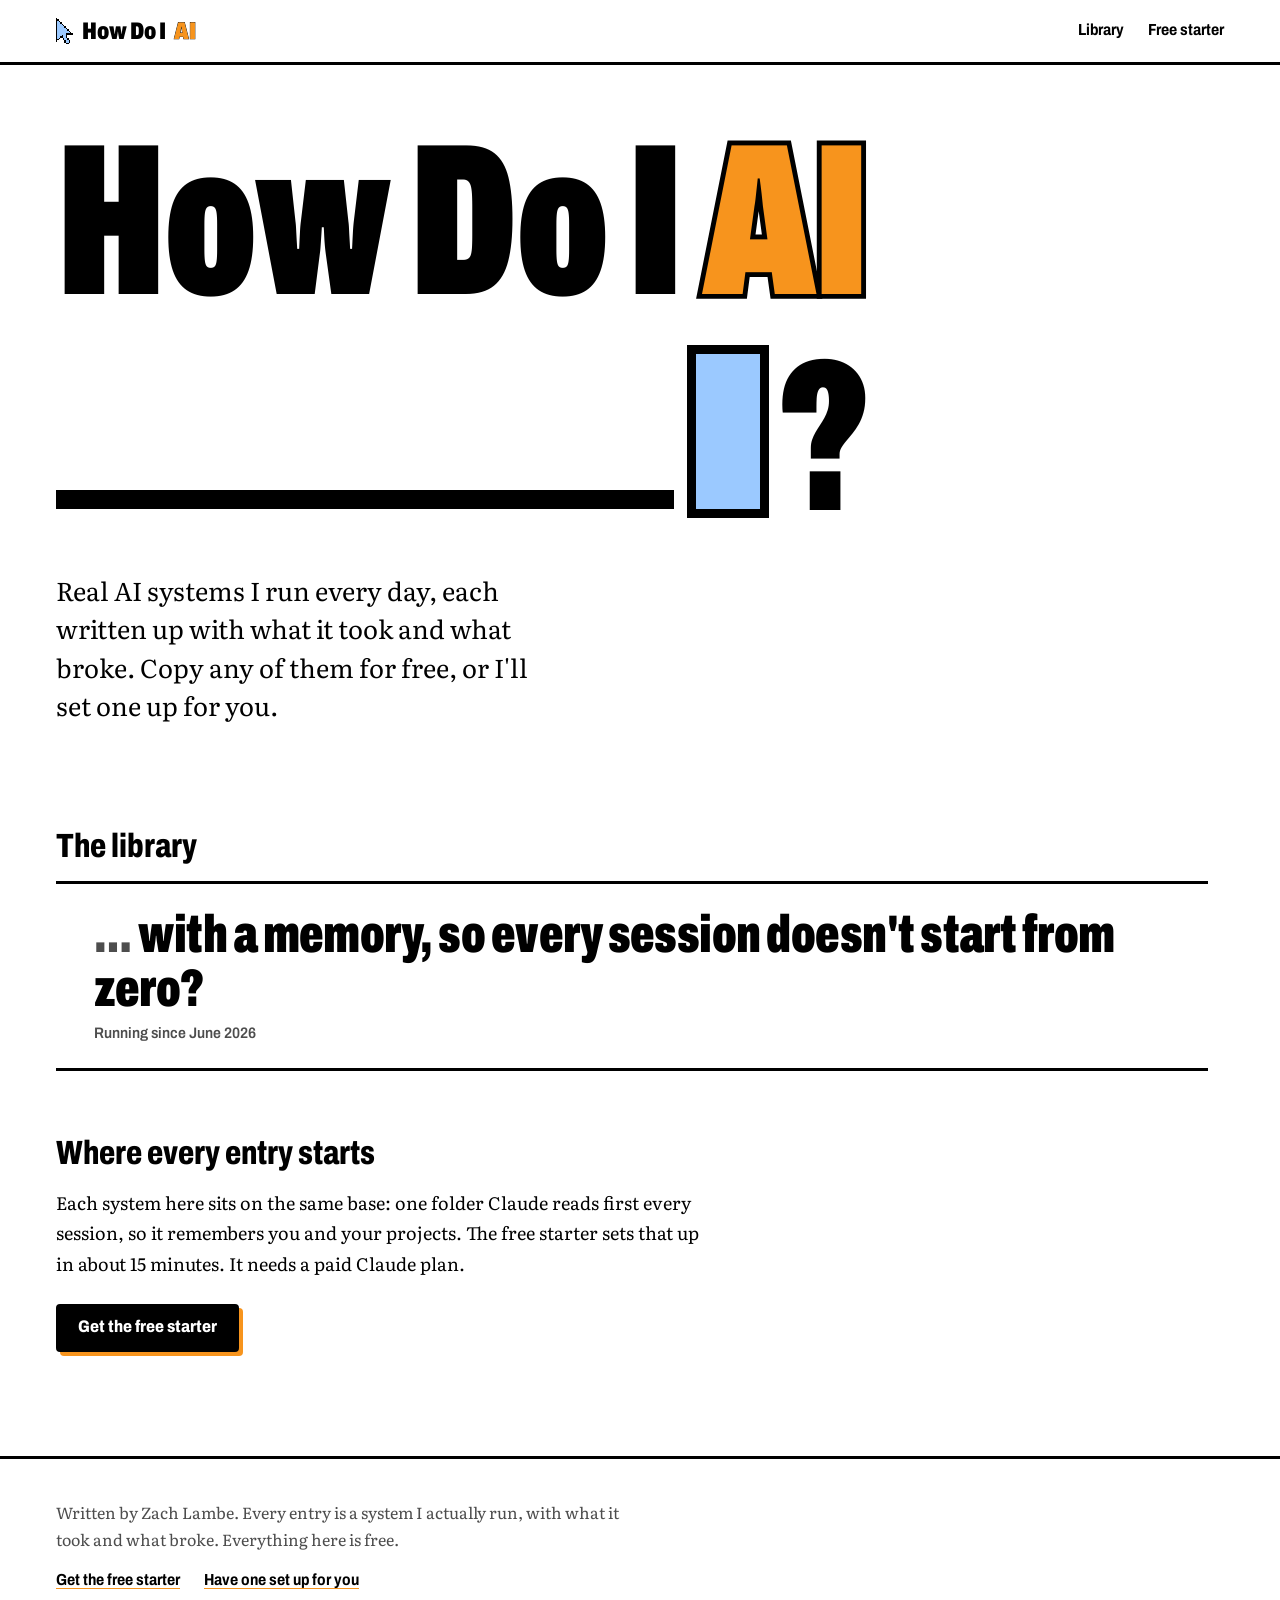
<file: index.html>
<!doctype html>
<html lang="en">
<head>
<meta charset="utf-8">
<meta name="viewport" content="width=device-width, initial-scale=1">
<title>How Do I AI</title>
<meta name="description" content="Real AI systems one person runs every day, written up with what it took and what broke. Free to copy.">
<meta property="og:title" content="How Do I AI">
<meta property="og:description" content="Real AI systems one person runs every day, written up with what it took and what broke. Free to copy.">
<meta property="og:type" content="website">
<link rel="icon" href="data:image/svg+xml,%3Csvg%20xmlns%3D%22http%3A%2F%2Fwww.w3.org%2F2000%2Fsvg%22%20class%3D%22%22%20viewBox%3D%220%200%2012%2019%22%20shape-rendering%3D%22crispEdges%22%20aria-hidden%3D%22true%22%3E%3Crect%20x%3D%220%22%20y%3D%220%22%20width%3D%221%22%20height%3D%221%22%20fill%3D%22%23000%22%2F%3E%3Crect%20x%3D%220%22%20y%3D%221%22%20width%3D%221%22%20height%3D%221%22%20fill%3D%22%23000%22%2F%3E%3Crect%20x%3D%221%22%20y%3D%221%22%20width%3D%221%22%20height%3D%221%22%20fill%3D%22%23000%22%2F%3E%3Crect%20x%3D%220%22%20y%3D%222%22%20width%3D%221%22%20height%3D%221%22%20fill%3D%22%23000%22%2F%3E%3Crect%20x%3D%221%22%20y%3D%222%22%20width%3D%221%22%20height%3D%221%22%20fill%3D%22%239BC9FF%22%2F%3E%3Crect%20x%3D%222%22%20y%3D%222%22%20width%3D%221%22%20height%3D%221%22%20fill%3D%22%23000%22%2F%3E%3Crect%20x%3D%220%22%20y%3D%223%22%20width%3D%221%22%20height%3D%221%22%20fill%3D%22%23000%22%2F%3E%3Crect%20x%3D%221%22%20y%3D%223%22%20width%3D%221%22%20height%3D%221%22%20fill%3D%22%239BC9FF%22%2F%3E%3Crect%20x%3D%222%22%20y%3D%223%22%20width%3D%221%22%20height%3D%221%22%20fill%3D%22%239BC9FF%22%2F%3E%3Crect%20x%3D%223%22%20y%3D%223%22%20width%3D%221%22%20height%3D%221%22%20fill%3D%22%23000%22%2F%3E%3Crect%20x%3D%220%22%20y%3D%224%22%20width%3D%221%22%20height%3D%221%22%20fill%3D%22%23000%22%2F%3E%3Crect%20x%3D%221%22%20y%3D%224%22%20width%3D%221%22%20height%3D%221%22%20fill%3D%22%239BC9FF%22%2F%3E%3Crect%20x%3D%222%22%20y%3D%224%22%20width%3D%221%22%20height%3D%221%22%20fill%3D%22%239BC9FF%22%2F%3E%3Crect%20x%3D%223%22%20y%3D%224%22%20width%3D%221%22%20height%3D%221%22%20fill%3D%22%239BC9FF%22%2F%3E%3Crect%20x%3D%224%22%20y%3D%224%22%20width%3D%221%22%20height%3D%221%22%20fill%3D%22%23000%22%2F%3E%3Crect%20x%3D%220%22%20y%3D%225%22%20width%3D%221%22%20height%3D%221%22%20fill%3D%22%23000%22%2F%3E%3Crect%20x%3D%221%22%20y%3D%225%22%20width%3D%221%22%20height%3D%221%22%20fill%3D%22%239BC9FF%22%2F%3E%3Crect%20x%3D%222%22%20y%3D%225%22%20width%3D%221%22%20height%3D%221%22%20fill%3D%22%239BC9FF%22%2F%3E%3Crect%20x%3D%223%22%20y%3D%225%22%20width%3D%221%22%20height%3D%221%22%20fill%3D%22%239BC9FF%22%2F%3E%3Crect%20x%3D%224%22%20y%3D%225%22%20width%3D%221%22%20height%3D%221%22%20fill%3D%22%239BC9FF%22%2F%3E%3Crect%20x%3D%225%22%20y%3D%225%22%20width%3D%221%22%20height%3D%221%22%20fill%3D%22%23000%22%2F%3E%3Crect%20x%3D%220%22%20y%3D%226%22%20width%3D%221%22%20height%3D%221%22%20fill%3D%22%23000%22%2F%3E%3Crect%20x%3D%221%22%20y%3D%226%22%20width%3D%221%22%20height%3D%221%22%20fill%3D%22%239BC9FF%22%2F%3E%3Crect%20x%3D%222%22%20y%3D%226%22%20width%3D%221%22%20height%3D%221%22%20fill%3D%22%239BC9FF%22%2F%3E%3Crect%20x%3D%223%22%20y%3D%226%22%20width%3D%221%22%20height%3D%221%22%20fill%3D%22%239BC9FF%22%2F%3E%3Crect%20x%3D%224%22%20y%3D%226%22%20width%3D%221%22%20height%3D%221%22%20fill%3D%22%239BC9FF%22%2F%3E%3Crect%20x%3D%225%22%20y%3D%226%22%20width%3D%221%22%20height%3D%221%22%20fill%3D%22%239BC9FF%22%2F%3E%3Crect%20x%3D%226%22%20y%3D%226%22%20width%3D%221%22%20height%3D%221%22%20fill%3D%22%23000%22%2F%3E%3Crect%20x%3D%220%22%20y%3D%227%22%20width%3D%221%22%20height%3D%221%22%20fill%3D%22%23000%22%2F%3E%3Crect%20x%3D%221%22%20y%3D%227%22%20width%3D%221%22%20height%3D%221%22%20fill%3D%22%239BC9FF%22%2F%3E%3Crect%20x%3D%222%22%20y%3D%227%22%20width%3D%221%22%20height%3D%221%22%20fill%3D%22%239BC9FF%22%2F%3E%3Crect%20x%3D%223%22%20y%3D%227%22%20width%3D%221%22%20height%3D%221%22%20fill%3D%22%239BC9FF%22%2F%3E%3Crect%20x%3D%224%22%20y%3D%227%22%20width%3D%221%22%20height%3D%221%22%20fill%3D%22%239BC9FF%22%2F%3E%3Crect%20x%3D%225%22%20y%3D%227%22%20width%3D%221%22%20height%3D%221%22%20fill%3D%22%239BC9FF%22%2F%3E%3Crect%20x%3D%226%22%20y%3D%227%22%20width%3D%221%22%20height%3D%221%22%20fill%3D%22%239BC9FF%22%2F%3E%3Crect%20x%3D%227%22%20y%3D%227%22%20width%3D%221%22%20height%3D%221%22%20fill%3D%22%23000%22%2F%3E%3Crect%20x%3D%220%22%20y%3D%228%22%20width%3D%221%22%20height%3D%221%22%20fill%3D%22%23000%22%2F%3E%3Crect%20x%3D%221%22%20y%3D%228%22%20width%3D%221%22%20height%3D%221%22%20fill%3D%22%239BC9FF%22%2F%3E%3Crect%20x%3D%222%22%20y%3D%228%22%20width%3D%221%22%20height%3D%221%22%20fill%3D%22%239BC9FF%22%2F%3E%3Crect%20x%3D%223%22%20y%3D%228%22%20width%3D%221%22%20height%3D%221%22%20fill%3D%22%239BC9FF%22%2F%3E%3Crect%20x%3D%224%22%20y%3D%228%22%20width%3D%221%22%20height%3D%221%22%20fill%3D%22%239BC9FF%22%2F%3E%3Crect%20x%3D%225%22%20y%3D%228%22%20width%3D%221%22%20height%3D%221%22%20fill%3D%22%239BC9FF%22%2F%3E%3Crect%20x%3D%226%22%20y%3D%228%22%20width%3D%221%22%20height%3D%221%22%20fill%3D%22%239BC9FF%22%2F%3E%3Crect%20x%3D%227%22%20y%3D%228%22%20width%3D%221%22%20height%3D%221%22%20fill%3D%22%239BC9FF%22%2F%3E%3Crect%20x%3D%228%22%20y%3D%228%22%20width%3D%221%22%20height%3D%221%22%20fill%3D%22%23000%22%2F%3E%3Crect%20x%3D%220%22%20y%3D%229%22%20width%3D%221%22%20height%3D%221%22%20fill%3D%22%23000%22%2F%3E%3Crect%20x%3D%221%22%20y%3D%229%22%20width%3D%221%22%20height%3D%221%22%20fill%3D%22%239BC9FF%22%2F%3E%3Crect%20x%3D%222%22%20y%3D%229%22%20width%3D%221%22%20height%3D%221%22%20fill%3D%22%239BC9FF%22%2F%3E%3Crect%20x%3D%223%22%20y%3D%229%22%20width%3D%221%22%20height%3D%221%22%20fill%3D%22%239BC9FF%22%2F%3E%3Crect%20x%3D%224%22%20y%3D%229%22%20width%3D%221%22%20height%3D%221%22%20fill%3D%22%239BC9FF%22%2F%3E%3Crect%20x%3D%225%22%20y%3D%229%22%20width%3D%221%22%20height%3D%221%22%20fill%3D%22%239BC9FF%22%2F%3E%3Crect%20x%3D%226%22%20y%3D%229%22%20width%3D%221%22%20height%3D%221%22%20fill%3D%22%239BC9FF%22%2F%3E%3Crect%20x%3D%227%22%20y%3D%229%22%20width%3D%221%22%20height%3D%221%22%20fill%3D%22%239BC9FF%22%2F%3E%3Crect%20x%3D%228%22%20y%3D%229%22%20width%3D%221%22%20height%3D%221%22%20fill%3D%22%239BC9FF%22%2F%3E%3Crect%20x%3D%229%22%20y%3D%229%22%20width%3D%221%22%20height%3D%221%22%20fill%3D%22%23000%22%2F%3E%3Crect%20x%3D%220%22%20y%3D%2210%22%20width%3D%221%22%20height%3D%221%22%20fill%3D%22%23000%22%2F%3E%3Crect%20x%3D%221%22%20y%3D%2210%22%20width%3D%221%22%20height%3D%221%22%20fill%3D%22%239BC9FF%22%2F%3E%3Crect%20x%3D%222%22%20y%3D%2210%22%20width%3D%221%22%20height%3D%221%22%20fill%3D%22%239BC9FF%22%2F%3E%3Crect%20x%3D%223%22%20y%3D%2210%22%20width%3D%221%22%20height%3D%221%22%20fill%3D%22%239BC9FF%22%2F%3E%3Crect%20x%3D%224%22%20y%3D%2210%22%20width%3D%221%22%20height%3D%221%22%20fill%3D%22%239BC9FF%22%2F%3E%3Crect%20x%3D%225%22%20y%3D%2210%22%20width%3D%221%22%20height%3D%221%22%20fill%3D%22%239BC9FF%22%2F%3E%3Crect%20x%3D%226%22%20y%3D%2210%22%20width%3D%221%22%20height%3D%221%22%20fill%3D%22%239BC9FF%22%2F%3E%3Crect%20x%3D%227%22%20y%3D%2210%22%20width%3D%221%22%20height%3D%221%22%20fill%3D%22%239BC9FF%22%2F%3E%3Crect%20x%3D%228%22%20y%3D%2210%22%20width%3D%221%22%20height%3D%221%22%20fill%3D%22%239BC9FF%22%2F%3E%3Crect%20x%3D%229%22%20y%3D%2210%22%20width%3D%221%22%20height%3D%221%22%20fill%3D%22%239BC9FF%22%2F%3E%3Crect%20x%3D%2210%22%20y%3D%2210%22%20width%3D%221%22%20height%3D%221%22%20fill%3D%22%23000%22%2F%3E%3Crect%20x%3D%220%22%20y%3D%2211%22%20width%3D%221%22%20height%3D%221%22%20fill%3D%22%23000%22%2F%3E%3Crect%20x%3D%221%22%20y%3D%2211%22%20width%3D%221%22%20height%3D%221%22%20fill%3D%22%239BC9FF%22%2F%3E%3Crect%20x%3D%222%22%20y%3D%2211%22%20width%3D%221%22%20height%3D%221%22%20fill%3D%22%239BC9FF%22%2F%3E%3Crect%20x%3D%223%22%20y%3D%2211%22%20width%3D%221%22%20height%3D%221%22%20fill%3D%22%239BC9FF%22%2F%3E%3Crect%20x%3D%224%22%20y%3D%2211%22%20width%3D%221%22%20height%3D%221%22%20fill%3D%22%239BC9FF%22%2F%3E%3Crect%20x%3D%225%22%20y%3D%2211%22%20width%3D%221%22%20height%3D%221%22%20fill%3D%22%239BC9FF%22%2F%3E%3Crect%20x%3D%226%22%20y%3D%2211%22%20width%3D%221%22%20height%3D%221%22%20fill%3D%22%239BC9FF%22%2F%3E%3Crect%20x%3D%227%22%20y%3D%2211%22%20width%3D%221%22%20height%3D%221%22%20fill%3D%22%23000%22%2F%3E%3Crect%20x%3D%228%22%20y%3D%2211%22%20width%3D%221%22%20height%3D%221%22%20fill%3D%22%23000%22%2F%3E%3Crect%20x%3D%229%22%20y%3D%2211%22%20width%3D%221%22%20height%3D%221%22%20fill%3D%22%23000%22%2F%3E%3Crect%20x%3D%2210%22%20y%3D%2211%22%20width%3D%221%22%20height%3D%221%22%20fill%3D%22%23000%22%2F%3E%3Crect%20x%3D%2211%22%20y%3D%2211%22%20width%3D%221%22%20height%3D%221%22%20fill%3D%22%23000%22%2F%3E%3Crect%20x%3D%220%22%20y%3D%2212%22%20width%3D%221%22%20height%3D%221%22%20fill%3D%22%23000%22%2F%3E%3Crect%20x%3D%221%22%20y%3D%2212%22%20width%3D%221%22%20height%3D%221%22%20fill%3D%22%239BC9FF%22%2F%3E%3Crect%20x%3D%222%22%20y%3D%2212%22%20width%3D%221%22%20height%3D%221%22%20fill%3D%22%239BC9FF%22%2F%3E%3Crect%20x%3D%223%22%20y%3D%2212%22%20width%3D%221%22%20height%3D%221%22%20fill%3D%22%239BC9FF%22%2F%3E%3Crect%20x%3D%224%22%20y%3D%2212%22%20width%3D%221%22%20height%3D%221%22%20fill%3D%22%23000%22%2F%3E%3Crect%20x%3D%225%22%20y%3D%2212%22%20width%3D%221%22%20height%3D%221%22%20fill%3D%22%239BC9FF%22%2F%3E%3Crect%20x%3D%226%22%20y%3D%2212%22%20width%3D%221%22%20height%3D%221%22%20fill%3D%22%239BC9FF%22%2F%3E%3Crect%20x%3D%227%22%20y%3D%2212%22%20width%3D%221%22%20height%3D%221%22%20fill%3D%22%23000%22%2F%3E%3Crect%20x%3D%220%22%20y%3D%2213%22%20width%3D%221%22%20height%3D%221%22%20fill%3D%22%23000%22%2F%3E%3Crect%20x%3D%221%22%20y%3D%2213%22%20width%3D%221%22%20height%3D%221%22%20fill%3D%22%239BC9FF%22%2F%3E%3Crect%20x%3D%222%22%20y%3D%2213%22%20width%3D%221%22%20height%3D%221%22%20fill%3D%22%239BC9FF%22%2F%3E%3Crect%20x%3D%223%22%20y%3D%2213%22%20width%3D%221%22%20height%3D%221%22%20fill%3D%22%23000%22%2F%3E%3Crect%20x%3D%224%22%20y%3D%2213%22%20width%3D%221%22%20height%3D%221%22%20fill%3D%22%23000%22%2F%3E%3Crect%20x%3D%225%22%20y%3D%2213%22%20width%3D%221%22%20height%3D%221%22%20fill%3D%22%239BC9FF%22%2F%3E%3Crect%20x%3D%226%22%20y%3D%2213%22%20width%3D%221%22%20height%3D%221%22%20fill%3D%22%239BC9FF%22%2F%3E%3Crect%20x%3D%227%22%20y%3D%2213%22%20width%3D%221%22%20height%3D%221%22%20fill%3D%22%23000%22%2F%3E%3Crect%20x%3D%220%22%20y%3D%2214%22%20width%3D%221%22%20height%3D%221%22%20fill%3D%22%23000%22%2F%3E%3Crect%20x%3D%221%22%20y%3D%2214%22%20width%3D%221%22%20height%3D%221%22%20fill%3D%22%239BC9FF%22%2F%3E%3Crect%20x%3D%222%22%20y%3D%2214%22%20width%3D%221%22%20height%3D%221%22%20fill%3D%22%23000%22%2F%3E%3Crect%20x%3D%225%22%20y%3D%2214%22%20width%3D%221%22%20height%3D%221%22%20fill%3D%22%23000%22%2F%3E%3Crect%20x%3D%226%22%20y%3D%2214%22%20width%3D%221%22%20height%3D%221%22%20fill%3D%22%239BC9FF%22%2F%3E%3Crect%20x%3D%227%22%20y%3D%2214%22%20width%3D%221%22%20height%3D%221%22%20fill%3D%22%239BC9FF%22%2F%3E%3Crect%20x%3D%228%22%20y%3D%2214%22%20width%3D%221%22%20height%3D%221%22%20fill%3D%22%23000%22%2F%3E%3Crect%20x%3D%220%22%20y%3D%2215%22%20width%3D%221%22%20height%3D%221%22%20fill%3D%22%23000%22%2F%3E%3Crect%20x%3D%221%22%20y%3D%2215%22%20width%3D%221%22%20height%3D%221%22%20fill%3D%22%23000%22%2F%3E%3Crect%20x%3D%225%22%20y%3D%2215%22%20width%3D%221%22%20height%3D%221%22%20fill%3D%22%23000%22%2F%3E%3Crect%20x%3D%226%22%20y%3D%2215%22%20width%3D%221%22%20height%3D%221%22%20fill%3D%22%239BC9FF%22%2F%3E%3Crect%20x%3D%227%22%20y%3D%2215%22%20width%3D%221%22%20height%3D%221%22%20fill%3D%22%239BC9FF%22%2F%3E%3Crect%20x%3D%228%22%20y%3D%2215%22%20width%3D%221%22%20height%3D%221%22%20fill%3D%22%23000%22%2F%3E%3Crect%20x%3D%220%22%20y%3D%2216%22%20width%3D%221%22%20height%3D%221%22%20fill%3D%22%23000%22%2F%3E%3Crect%20x%3D%226%22%20y%3D%2216%22%20width%3D%221%22%20height%3D%221%22%20fill%3D%22%23000%22%2F%3E%3Crect%20x%3D%227%22%20y%3D%2216%22%20width%3D%221%22%20height%3D%221%22%20fill%3D%22%239BC9FF%22%2F%3E%3Crect%20x%3D%228%22%20y%3D%2216%22%20width%3D%221%22%20height%3D%221%22%20fill%3D%22%239BC9FF%22%2F%3E%3Crect%20x%3D%229%22%20y%3D%2216%22%20width%3D%221%22%20height%3D%221%22%20fill%3D%22%23000%22%2F%3E%3Crect%20x%3D%226%22%20y%3D%2217%22%20width%3D%221%22%20height%3D%221%22%20fill%3D%22%23000%22%2F%3E%3Crect%20x%3D%227%22%20y%3D%2217%22%20width%3D%221%22%20height%3D%221%22%20fill%3D%22%239BC9FF%22%2F%3E%3Crect%20x%3D%228%22%20y%3D%2217%22%20width%3D%221%22%20height%3D%221%22%20fill%3D%22%239BC9FF%22%2F%3E%3Crect%20x%3D%229%22%20y%3D%2217%22%20width%3D%221%22%20height%3D%221%22%20fill%3D%22%23000%22%2F%3E%3Crect%20x%3D%227%22%20y%3D%2218%22%20width%3D%221%22%20height%3D%221%22%20fill%3D%22%23000%22%2F%3E%3Crect%20x%3D%228%22%20y%3D%2218%22%20width%3D%221%22%20height%3D%221%22%20fill%3D%22%23000%22%2F%3E%3C%2Fsvg%3E">
<link rel="preconnect" href="https://fonts.googleapis.com">
<link rel="preconnect" href="https://fonts.gstatic.com" crossorigin>
<link rel="stylesheet" href="https://fonts.googleapis.com/css2?family=Archivo:wdth,wght@62..125,400..900&family=Literata:ital,opsz,wght@0,7..72,400;0,7..72,600;1,7..72,400&display=swap">
<link rel="stylesheet" href="style.css">
</head>
<body>

<header class="site-head">
  <a class="mark" href="" aria-label="How Do I AI, home"><svg class="mark-cursor" viewBox="0 0 12 19" shape-rendering="crispEdges" aria-hidden="true"><rect x="0" y="0" width="1" height="1" fill="#000"/><rect x="0" y="1" width="1" height="1" fill="#000"/><rect x="1" y="1" width="1" height="1" fill="#000"/><rect x="0" y="2" width="1" height="1" fill="#000"/><rect x="1" y="2" width="1" height="1" fill="#9BC9FF"/><rect x="2" y="2" width="1" height="1" fill="#000"/><rect x="0" y="3" width="1" height="1" fill="#000"/><rect x="1" y="3" width="1" height="1" fill="#9BC9FF"/><rect x="2" y="3" width="1" height="1" fill="#9BC9FF"/><rect x="3" y="3" width="1" height="1" fill="#000"/><rect x="0" y="4" width="1" height="1" fill="#000"/><rect x="1" y="4" width="1" height="1" fill="#9BC9FF"/><rect x="2" y="4" width="1" height="1" fill="#9BC9FF"/><rect x="3" y="4" width="1" height="1" fill="#9BC9FF"/><rect x="4" y="4" width="1" height="1" fill="#000"/><rect x="0" y="5" width="1" height="1" fill="#000"/><rect x="1" y="5" width="1" height="1" fill="#9BC9FF"/><rect x="2" y="5" width="1" height="1" fill="#9BC9FF"/><rect x="3" y="5" width="1" height="1" fill="#9BC9FF"/><rect x="4" y="5" width="1" height="1" fill="#9BC9FF"/><rect x="5" y="5" width="1" height="1" fill="#000"/><rect x="0" y="6" width="1" height="1" fill="#000"/><rect x="1" y="6" width="1" height="1" fill="#9BC9FF"/><rect x="2" y="6" width="1" height="1" fill="#9BC9FF"/><rect x="3" y="6" width="1" height="1" fill="#9BC9FF"/><rect x="4" y="6" width="1" height="1" fill="#9BC9FF"/><rect x="5" y="6" width="1" height="1" fill="#9BC9FF"/><rect x="6" y="6" width="1" height="1" fill="#000"/><rect x="0" y="7" width="1" height="1" fill="#000"/><rect x="1" y="7" width="1" height="1" fill="#9BC9FF"/><rect x="2" y="7" width="1" height="1" fill="#9BC9FF"/><rect x="3" y="7" width="1" height="1" fill="#9BC9FF"/><rect x="4" y="7" width="1" height="1" fill="#9BC9FF"/><rect x="5" y="7" width="1" height="1" fill="#9BC9FF"/><rect x="6" y="7" width="1" height="1" fill="#9BC9FF"/><rect x="7" y="7" width="1" height="1" fill="#000"/><rect x="0" y="8" width="1" height="1" fill="#000"/><rect x="1" y="8" width="1" height="1" fill="#9BC9FF"/><rect x="2" y="8" width="1" height="1" fill="#9BC9FF"/><rect x="3" y="8" width="1" height="1" fill="#9BC9FF"/><rect x="4" y="8" width="1" height="1" fill="#9BC9FF"/><rect x="5" y="8" width="1" height="1" fill="#9BC9FF"/><rect x="6" y="8" width="1" height="1" fill="#9BC9FF"/><rect x="7" y="8" width="1" height="1" fill="#9BC9FF"/><rect x="8" y="8" width="1" height="1" fill="#000"/><rect x="0" y="9" width="1" height="1" fill="#000"/><rect x="1" y="9" width="1" height="1" fill="#9BC9FF"/><rect x="2" y="9" width="1" height="1" fill="#9BC9FF"/><rect x="3" y="9" width="1" height="1" fill="#9BC9FF"/><rect x="4" y="9" width="1" height="1" fill="#9BC9FF"/><rect x="5" y="9" width="1" height="1" fill="#9BC9FF"/><rect x="6" y="9" width="1" height="1" fill="#9BC9FF"/><rect x="7" y="9" width="1" height="1" fill="#9BC9FF"/><rect x="8" y="9" width="1" height="1" fill="#9BC9FF"/><rect x="9" y="9" width="1" height="1" fill="#000"/><rect x="0" y="10" width="1" height="1" fill="#000"/><rect x="1" y="10" width="1" height="1" fill="#9BC9FF"/><rect x="2" y="10" width="1" height="1" fill="#9BC9FF"/><rect x="3" y="10" width="1" height="1" fill="#9BC9FF"/><rect x="4" y="10" width="1" height="1" fill="#9BC9FF"/><rect x="5" y="10" width="1" height="1" fill="#9BC9FF"/><rect x="6" y="10" width="1" height="1" fill="#9BC9FF"/><rect x="7" y="10" width="1" height="1" fill="#9BC9FF"/><rect x="8" y="10" width="1" height="1" fill="#9BC9FF"/><rect x="9" y="10" width="1" height="1" fill="#9BC9FF"/><rect x="10" y="10" width="1" height="1" fill="#000"/><rect x="0" y="11" width="1" height="1" fill="#000"/><rect x="1" y="11" width="1" height="1" fill="#9BC9FF"/><rect x="2" y="11" width="1" height="1" fill="#9BC9FF"/><rect x="3" y="11" width="1" height="1" fill="#9BC9FF"/><rect x="4" y="11" width="1" height="1" fill="#9BC9FF"/><rect x="5" y="11" width="1" height="1" fill="#9BC9FF"/><rect x="6" y="11" width="1" height="1" fill="#9BC9FF"/><rect x="7" y="11" width="1" height="1" fill="#000"/><rect x="8" y="11" width="1" height="1" fill="#000"/><rect x="9" y="11" width="1" height="1" fill="#000"/><rect x="10" y="11" width="1" height="1" fill="#000"/><rect x="11" y="11" width="1" height="1" fill="#000"/><rect x="0" y="12" width="1" height="1" fill="#000"/><rect x="1" y="12" width="1" height="1" fill="#9BC9FF"/><rect x="2" y="12" width="1" height="1" fill="#9BC9FF"/><rect x="3" y="12" width="1" height="1" fill="#9BC9FF"/><rect x="4" y="12" width="1" height="1" fill="#000"/><rect x="5" y="12" width="1" height="1" fill="#9BC9FF"/><rect x="6" y="12" width="1" height="1" fill="#9BC9FF"/><rect x="7" y="12" width="1" height="1" fill="#000"/><rect x="0" y="13" width="1" height="1" fill="#000"/><rect x="1" y="13" width="1" height="1" fill="#9BC9FF"/><rect x="2" y="13" width="1" height="1" fill="#9BC9FF"/><rect x="3" y="13" width="1" height="1" fill="#000"/><rect x="4" y="13" width="1" height="1" fill="#000"/><rect x="5" y="13" width="1" height="1" fill="#9BC9FF"/><rect x="6" y="13" width="1" height="1" fill="#9BC9FF"/><rect x="7" y="13" width="1" height="1" fill="#000"/><rect x="0" y="14" width="1" height="1" fill="#000"/><rect x="1" y="14" width="1" height="1" fill="#9BC9FF"/><rect x="2" y="14" width="1" height="1" fill="#000"/><rect x="5" y="14" width="1" height="1" fill="#000"/><rect x="6" y="14" width="1" height="1" fill="#9BC9FF"/><rect x="7" y="14" width="1" height="1" fill="#9BC9FF"/><rect x="8" y="14" width="1" height="1" fill="#000"/><rect x="0" y="15" width="1" height="1" fill="#000"/><rect x="1" y="15" width="1" height="1" fill="#000"/><rect x="5" y="15" width="1" height="1" fill="#000"/><rect x="6" y="15" width="1" height="1" fill="#9BC9FF"/><rect x="7" y="15" width="1" height="1" fill="#9BC9FF"/><rect x="8" y="15" width="1" height="1" fill="#000"/><rect x="0" y="16" width="1" height="1" fill="#000"/><rect x="6" y="16" width="1" height="1" fill="#000"/><rect x="7" y="16" width="1" height="1" fill="#9BC9FF"/><rect x="8" y="16" width="1" height="1" fill="#9BC9FF"/><rect x="9" y="16" width="1" height="1" fill="#000"/><rect x="6" y="17" width="1" height="1" fill="#000"/><rect x="7" y="17" width="1" height="1" fill="#9BC9FF"/><rect x="8" y="17" width="1" height="1" fill="#9BC9FF"/><rect x="9" y="17" width="1" height="1" fill="#000"/><rect x="7" y="18" width="1" height="1" fill="#000"/><rect x="8" y="18" width="1" height="1" fill="#000"/></svg><span>How Do I</span> <span class="ai">AI</span></a>
  <nav aria-label="Site"><a href="#library">Library</a><a href="https://github.com/IcreativeC/system-manager-starter">Free starter</a></nav>
</header>
<main>

<section class="hero">
  <h1><span class="hero-line">How Do I <span class="ai">AI</span></span><span class="hero-blank" aria-hidden="true"><span class="blank-line"></span><span class="caret"></span><span>?</span></span></h1>
  <p class="lede">Real AI systems I run every day, each written up with what it took and what broke. Copy any of them for free, or I'll set one up for you.</p>
</section>
<section class="library" id="library" aria-labelledby="library-h">
  <h2 id="library-h">The library</h2>
  <ol class="questions">
    <li><a class="q" href="memory-every-session/"><svg class="q-cursor" viewBox="0 0 12 19" shape-rendering="crispEdges" aria-hidden="true"><rect x="0" y="0" width="1" height="1" fill="#000"/><rect x="0" y="1" width="1" height="1" fill="#000"/><rect x="1" y="1" width="1" height="1" fill="#000"/><rect x="0" y="2" width="1" height="1" fill="#000"/><rect x="1" y="2" width="1" height="1" fill="#9BC9FF"/><rect x="2" y="2" width="1" height="1" fill="#000"/><rect x="0" y="3" width="1" height="1" fill="#000"/><rect x="1" y="3" width="1" height="1" fill="#9BC9FF"/><rect x="2" y="3" width="1" height="1" fill="#9BC9FF"/><rect x="3" y="3" width="1" height="1" fill="#000"/><rect x="0" y="4" width="1" height="1" fill="#000"/><rect x="1" y="4" width="1" height="1" fill="#9BC9FF"/><rect x="2" y="4" width="1" height="1" fill="#9BC9FF"/><rect x="3" y="4" width="1" height="1" fill="#9BC9FF"/><rect x="4" y="4" width="1" height="1" fill="#000"/><rect x="0" y="5" width="1" height="1" fill="#000"/><rect x="1" y="5" width="1" height="1" fill="#9BC9FF"/><rect x="2" y="5" width="1" height="1" fill="#9BC9FF"/><rect x="3" y="5" width="1" height="1" fill="#9BC9FF"/><rect x="4" y="5" width="1" height="1" fill="#9BC9FF"/><rect x="5" y="5" width="1" height="1" fill="#000"/><rect x="0" y="6" width="1" height="1" fill="#000"/><rect x="1" y="6" width="1" height="1" fill="#9BC9FF"/><rect x="2" y="6" width="1" height="1" fill="#9BC9FF"/><rect x="3" y="6" width="1" height="1" fill="#9BC9FF"/><rect x="4" y="6" width="1" height="1" fill="#9BC9FF"/><rect x="5" y="6" width="1" height="1" fill="#9BC9FF"/><rect x="6" y="6" width="1" height="1" fill="#000"/><rect x="0" y="7" width="1" height="1" fill="#000"/><rect x="1" y="7" width="1" height="1" fill="#9BC9FF"/><rect x="2" y="7" width="1" height="1" fill="#9BC9FF"/><rect x="3" y="7" width="1" height="1" fill="#9BC9FF"/><rect x="4" y="7" width="1" height="1" fill="#9BC9FF"/><rect x="5" y="7" width="1" height="1" fill="#9BC9FF"/><rect x="6" y="7" width="1" height="1" fill="#9BC9FF"/><rect x="7" y="7" width="1" height="1" fill="#000"/><rect x="0" y="8" width="1" height="1" fill="#000"/><rect x="1" y="8" width="1" height="1" fill="#9BC9FF"/><rect x="2" y="8" width="1" height="1" fill="#9BC9FF"/><rect x="3" y="8" width="1" height="1" fill="#9BC9FF"/><rect x="4" y="8" width="1" height="1" fill="#9BC9FF"/><rect x="5" y="8" width="1" height="1" fill="#9BC9FF"/><rect x="6" y="8" width="1" height="1" fill="#9BC9FF"/><rect x="7" y="8" width="1" height="1" fill="#9BC9FF"/><rect x="8" y="8" width="1" height="1" fill="#000"/><rect x="0" y="9" width="1" height="1" fill="#000"/><rect x="1" y="9" width="1" height="1" fill="#9BC9FF"/><rect x="2" y="9" width="1" height="1" fill="#9BC9FF"/><rect x="3" y="9" width="1" height="1" fill="#9BC9FF"/><rect x="4" y="9" width="1" height="1" fill="#9BC9FF"/><rect x="5" y="9" width="1" height="1" fill="#9BC9FF"/><rect x="6" y="9" width="1" height="1" fill="#9BC9FF"/><rect x="7" y="9" width="1" height="1" fill="#9BC9FF"/><rect x="8" y="9" width="1" height="1" fill="#9BC9FF"/><rect x="9" y="9" width="1" height="1" fill="#000"/><rect x="0" y="10" width="1" height="1" fill="#000"/><rect x="1" y="10" width="1" height="1" fill="#9BC9FF"/><rect x="2" y="10" width="1" height="1" fill="#9BC9FF"/><rect x="3" y="10" width="1" height="1" fill="#9BC9FF"/><rect x="4" y="10" width="1" height="1" fill="#9BC9FF"/><rect x="5" y="10" width="1" height="1" fill="#9BC9FF"/><rect x="6" y="10" width="1" height="1" fill="#9BC9FF"/><rect x="7" y="10" width="1" height="1" fill="#9BC9FF"/><rect x="8" y="10" width="1" height="1" fill="#9BC9FF"/><rect x="9" y="10" width="1" height="1" fill="#9BC9FF"/><rect x="10" y="10" width="1" height="1" fill="#000"/><rect x="0" y="11" width="1" height="1" fill="#000"/><rect x="1" y="11" width="1" height="1" fill="#9BC9FF"/><rect x="2" y="11" width="1" height="1" fill="#9BC9FF"/><rect x="3" y="11" width="1" height="1" fill="#9BC9FF"/><rect x="4" y="11" width="1" height="1" fill="#9BC9FF"/><rect x="5" y="11" width="1" height="1" fill="#9BC9FF"/><rect x="6" y="11" width="1" height="1" fill="#9BC9FF"/><rect x="7" y="11" width="1" height="1" fill="#000"/><rect x="8" y="11" width="1" height="1" fill="#000"/><rect x="9" y="11" width="1" height="1" fill="#000"/><rect x="10" y="11" width="1" height="1" fill="#000"/><rect x="11" y="11" width="1" height="1" fill="#000"/><rect x="0" y="12" width="1" height="1" fill="#000"/><rect x="1" y="12" width="1" height="1" fill="#9BC9FF"/><rect x="2" y="12" width="1" height="1" fill="#9BC9FF"/><rect x="3" y="12" width="1" height="1" fill="#9BC9FF"/><rect x="4" y="12" width="1" height="1" fill="#000"/><rect x="5" y="12" width="1" height="1" fill="#9BC9FF"/><rect x="6" y="12" width="1" height="1" fill="#9BC9FF"/><rect x="7" y="12" width="1" height="1" fill="#000"/><rect x="0" y="13" width="1" height="1" fill="#000"/><rect x="1" y="13" width="1" height="1" fill="#9BC9FF"/><rect x="2" y="13" width="1" height="1" fill="#9BC9FF"/><rect x="3" y="13" width="1" height="1" fill="#000"/><rect x="4" y="13" width="1" height="1" fill="#000"/><rect x="5" y="13" width="1" height="1" fill="#9BC9FF"/><rect x="6" y="13" width="1" height="1" fill="#9BC9FF"/><rect x="7" y="13" width="1" height="1" fill="#000"/><rect x="0" y="14" width="1" height="1" fill="#000"/><rect x="1" y="14" width="1" height="1" fill="#9BC9FF"/><rect x="2" y="14" width="1" height="1" fill="#000"/><rect x="5" y="14" width="1" height="1" fill="#000"/><rect x="6" y="14" width="1" height="1" fill="#9BC9FF"/><rect x="7" y="14" width="1" height="1" fill="#9BC9FF"/><rect x="8" y="14" width="1" height="1" fill="#000"/><rect x="0" y="15" width="1" height="1" fill="#000"/><rect x="1" y="15" width="1" height="1" fill="#000"/><rect x="5" y="15" width="1" height="1" fill="#000"/><rect x="6" y="15" width="1" height="1" fill="#9BC9FF"/><rect x="7" y="15" width="1" height="1" fill="#9BC9FF"/><rect x="8" y="15" width="1" height="1" fill="#000"/><rect x="0" y="16" width="1" height="1" fill="#000"/><rect x="6" y="16" width="1" height="1" fill="#000"/><rect x="7" y="16" width="1" height="1" fill="#9BC9FF"/><rect x="8" y="16" width="1" height="1" fill="#9BC9FF"/><rect x="9" y="16" width="1" height="1" fill="#000"/><rect x="6" y="17" width="1" height="1" fill="#000"/><rect x="7" y="17" width="1" height="1" fill="#9BC9FF"/><rect x="8" y="17" width="1" height="1" fill="#9BC9FF"/><rect x="9" y="17" width="1" height="1" fill="#000"/><rect x="7" y="18" width="1" height="1" fill="#000"/><rect x="8" y="18" width="1" height="1" fill="#000"/></svg><span class="q-tail">with a memory, so every session doesn't start from zero?</span><span class="q-meta">Running since June 2026</span></a></li>
  </ol>
</section>
<section class="start">
  <h2>Where every entry starts</h2>
  <p>Each system here sits on the same base: one folder Claude reads first every session, so it remembers you and your projects. The free starter sets that up in about 15 minutes. It needs a paid Claude plan.</p>
  <a class="btn" href="https://github.com/IcreativeC/system-manager-starter">Get the free starter</a>
</section>
</main>
<footer class="site-foot">
  <p>Written by Zach Lambe. Every entry is a system I actually run, with what it took and what broke. Everything here is free.</p>
  <p><a href="https://github.com/IcreativeC/system-manager-starter">Get the free starter</a><a href="https://icreativec.com/#contact">Have one set up for you</a></p>
</footer>
</body>
</html>
</file>
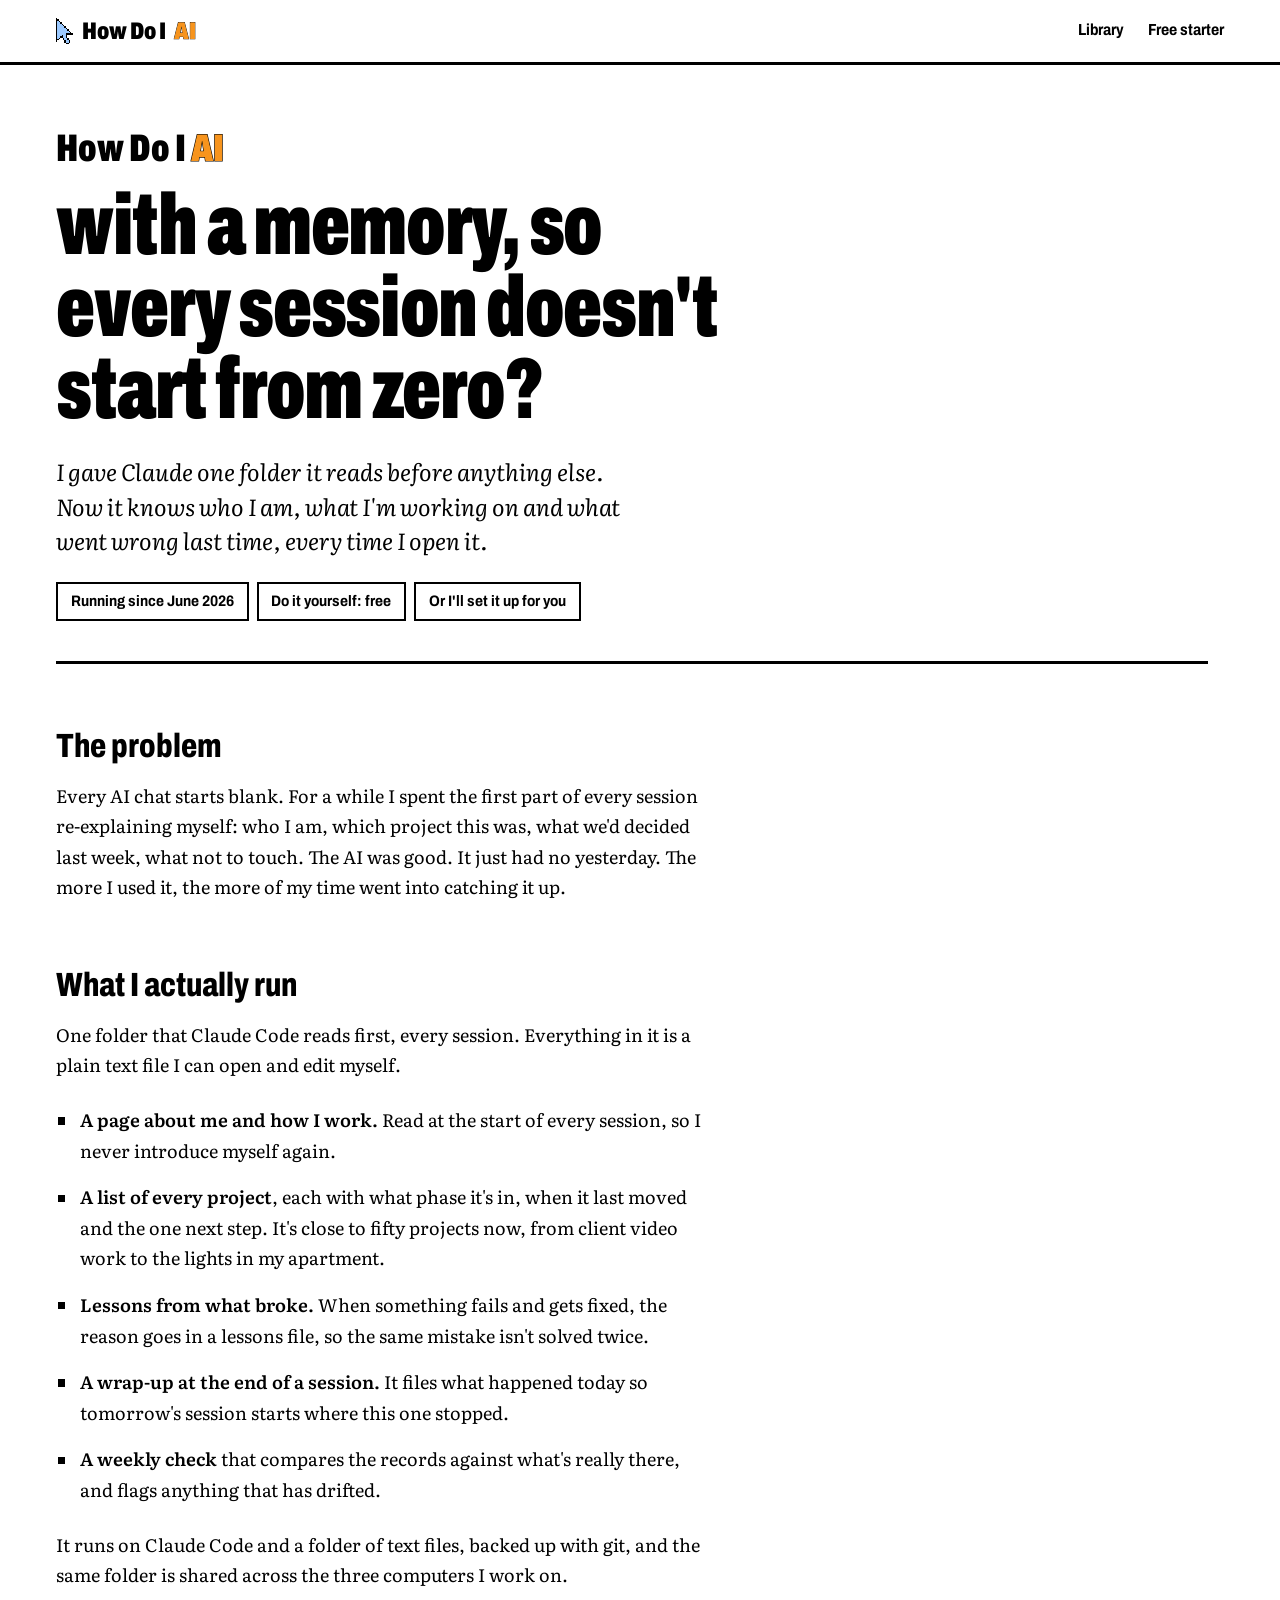
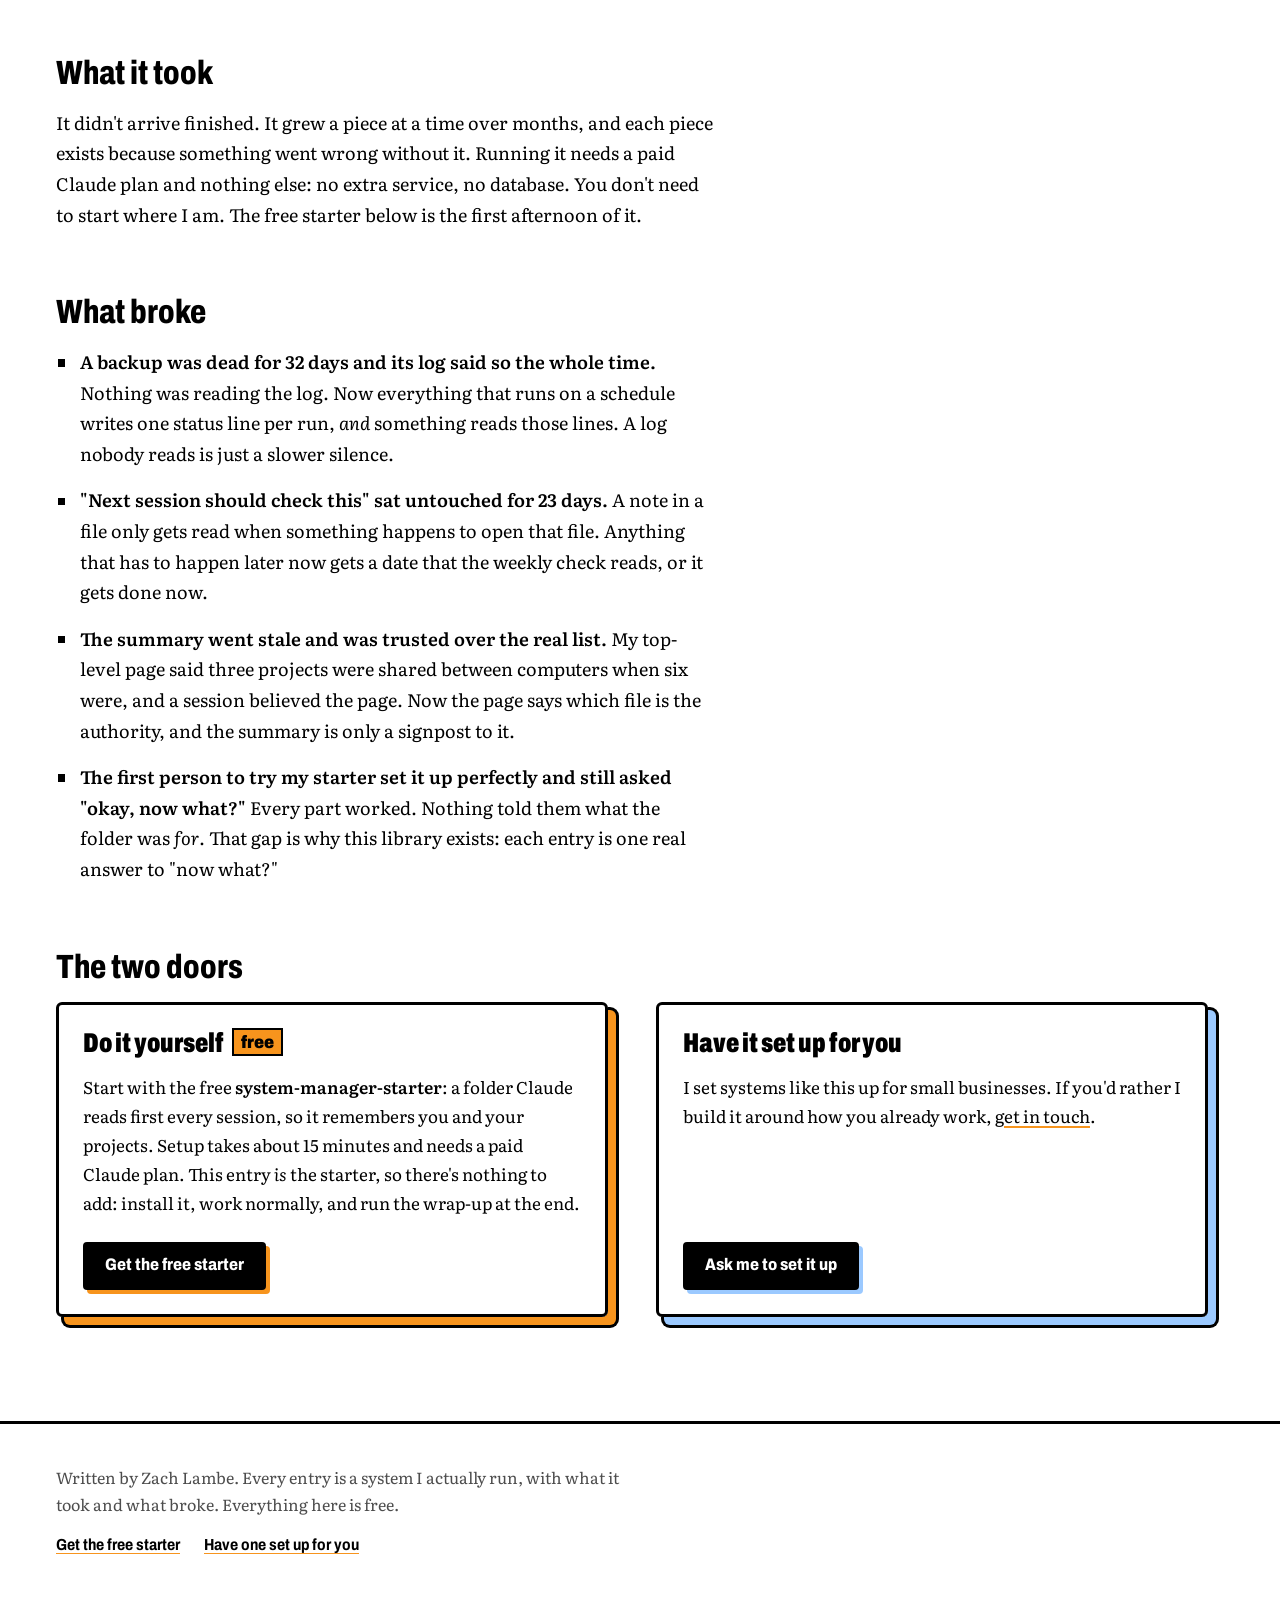
<file: memory-every-session/index.html>
<!doctype html>
<html lang="en">
<head>
<meta charset="utf-8">
<meta name="viewport" content="width=device-width, initial-scale=1">
<title>How Do I AI with a memory, so every session doesn't start from zero?</title>
<meta name="description" content="I gave Claude one folder it reads before anything else. Now it knows who I am, what I'm working on and what went wrong last time, every time I open it.">
<meta property="og:title" content="How Do I AI with a memory, so every session doesn't start from zero?">
<meta property="og:description" content="I gave Claude one folder it reads before anything else. Now it knows who I am, what I'm working on and what went wrong last time, every time I open it.">
<meta property="og:type" content="website">
<link rel="icon" href="data:image/svg+xml,%3Csvg%20xmlns%3D%22http%3A%2F%2Fwww.w3.org%2F2000%2Fsvg%22%20class%3D%22%22%20viewBox%3D%220%200%2012%2019%22%20shape-rendering%3D%22crispEdges%22%20aria-hidden%3D%22true%22%3E%3Crect%20x%3D%220%22%20y%3D%220%22%20width%3D%221%22%20height%3D%221%22%20fill%3D%22%23000%22%2F%3E%3Crect%20x%3D%220%22%20y%3D%221%22%20width%3D%221%22%20height%3D%221%22%20fill%3D%22%23000%22%2F%3E%3Crect%20x%3D%221%22%20y%3D%221%22%20width%3D%221%22%20height%3D%221%22%20fill%3D%22%23000%22%2F%3E%3Crect%20x%3D%220%22%20y%3D%222%22%20width%3D%221%22%20height%3D%221%22%20fill%3D%22%23000%22%2F%3E%3Crect%20x%3D%221%22%20y%3D%222%22%20width%3D%221%22%20height%3D%221%22%20fill%3D%22%239BC9FF%22%2F%3E%3Crect%20x%3D%222%22%20y%3D%222%22%20width%3D%221%22%20height%3D%221%22%20fill%3D%22%23000%22%2F%3E%3Crect%20x%3D%220%22%20y%3D%223%22%20width%3D%221%22%20height%3D%221%22%20fill%3D%22%23000%22%2F%3E%3Crect%20x%3D%221%22%20y%3D%223%22%20width%3D%221%22%20height%3D%221%22%20fill%3D%22%239BC9FF%22%2F%3E%3Crect%20x%3D%222%22%20y%3D%223%22%20width%3D%221%22%20height%3D%221%22%20fill%3D%22%239BC9FF%22%2F%3E%3Crect%20x%3D%223%22%20y%3D%223%22%20width%3D%221%22%20height%3D%221%22%20fill%3D%22%23000%22%2F%3E%3Crect%20x%3D%220%22%20y%3D%224%22%20width%3D%221%22%20height%3D%221%22%20fill%3D%22%23000%22%2F%3E%3Crect%20x%3D%221%22%20y%3D%224%22%20width%3D%221%22%20height%3D%221%22%20fill%3D%22%239BC9FF%22%2F%3E%3Crect%20x%3D%222%22%20y%3D%224%22%20width%3D%221%22%20height%3D%221%22%20fill%3D%22%239BC9FF%22%2F%3E%3Crect%20x%3D%223%22%20y%3D%224%22%20width%3D%221%22%20height%3D%221%22%20fill%3D%22%239BC9FF%22%2F%3E%3Crect%20x%3D%224%22%20y%3D%224%22%20width%3D%221%22%20height%3D%221%22%20fill%3D%22%23000%22%2F%3E%3Crect%20x%3D%220%22%20y%3D%225%22%20width%3D%221%22%20height%3D%221%22%20fill%3D%22%23000%22%2F%3E%3Crect%20x%3D%221%22%20y%3D%225%22%20width%3D%221%22%20height%3D%221%22%20fill%3D%22%239BC9FF%22%2F%3E%3Crect%20x%3D%222%22%20y%3D%225%22%20width%3D%221%22%20height%3D%221%22%20fill%3D%22%239BC9FF%22%2F%3E%3Crect%20x%3D%223%22%20y%3D%225%22%20width%3D%221%22%20height%3D%221%22%20fill%3D%22%239BC9FF%22%2F%3E%3Crect%20x%3D%224%22%20y%3D%225%22%20width%3D%221%22%20height%3D%221%22%20fill%3D%22%239BC9FF%22%2F%3E%3Crect%20x%3D%225%22%20y%3D%225%22%20width%3D%221%22%20height%3D%221%22%20fill%3D%22%23000%22%2F%3E%3Crect%20x%3D%220%22%20y%3D%226%22%20width%3D%221%22%20height%3D%221%22%20fill%3D%22%23000%22%2F%3E%3Crect%20x%3D%221%22%20y%3D%226%22%20width%3D%221%22%20height%3D%221%22%20fill%3D%22%239BC9FF%22%2F%3E%3Crect%20x%3D%222%22%20y%3D%226%22%20width%3D%221%22%20height%3D%221%22%20fill%3D%22%239BC9FF%22%2F%3E%3Crect%20x%3D%223%22%20y%3D%226%22%20width%3D%221%22%20height%3D%221%22%20fill%3D%22%239BC9FF%22%2F%3E%3Crect%20x%3D%224%22%20y%3D%226%22%20width%3D%221%22%20height%3D%221%22%20fill%3D%22%239BC9FF%22%2F%3E%3Crect%20x%3D%225%22%20y%3D%226%22%20width%3D%221%22%20height%3D%221%22%20fill%3D%22%239BC9FF%22%2F%3E%3Crect%20x%3D%226%22%20y%3D%226%22%20width%3D%221%22%20height%3D%221%22%20fill%3D%22%23000%22%2F%3E%3Crect%20x%3D%220%22%20y%3D%227%22%20width%3D%221%22%20height%3D%221%22%20fill%3D%22%23000%22%2F%3E%3Crect%20x%3D%221%22%20y%3D%227%22%20width%3D%221%22%20height%3D%221%22%20fill%3D%22%239BC9FF%22%2F%3E%3Crect%20x%3D%222%22%20y%3D%227%22%20width%3D%221%22%20height%3D%221%22%20fill%3D%22%239BC9FF%22%2F%3E%3Crect%20x%3D%223%22%20y%3D%227%22%20width%3D%221%22%20height%3D%221%22%20fill%3D%22%239BC9FF%22%2F%3E%3Crect%20x%3D%224%22%20y%3D%227%22%20width%3D%221%22%20height%3D%221%22%20fill%3D%22%239BC9FF%22%2F%3E%3Crect%20x%3D%225%22%20y%3D%227%22%20width%3D%221%22%20height%3D%221%22%20fill%3D%22%239BC9FF%22%2F%3E%3Crect%20x%3D%226%22%20y%3D%227%22%20width%3D%221%22%20height%3D%221%22%20fill%3D%22%239BC9FF%22%2F%3E%3Crect%20x%3D%227%22%20y%3D%227%22%20width%3D%221%22%20height%3D%221%22%20fill%3D%22%23000%22%2F%3E%3Crect%20x%3D%220%22%20y%3D%228%22%20width%3D%221%22%20height%3D%221%22%20fill%3D%22%23000%22%2F%3E%3Crect%20x%3D%221%22%20y%3D%228%22%20width%3D%221%22%20height%3D%221%22%20fill%3D%22%239BC9FF%22%2F%3E%3Crect%20x%3D%222%22%20y%3D%228%22%20width%3D%221%22%20height%3D%221%22%20fill%3D%22%239BC9FF%22%2F%3E%3Crect%20x%3D%223%22%20y%3D%228%22%20width%3D%221%22%20height%3D%221%22%20fill%3D%22%239BC9FF%22%2F%3E%3Crect%20x%3D%224%22%20y%3D%228%22%20width%3D%221%22%20height%3D%221%22%20fill%3D%22%239BC9FF%22%2F%3E%3Crect%20x%3D%225%22%20y%3D%228%22%20width%3D%221%22%20height%3D%221%22%20fill%3D%22%239BC9FF%22%2F%3E%3Crect%20x%3D%226%22%20y%3D%228%22%20width%3D%221%22%20height%3D%221%22%20fill%3D%22%239BC9FF%22%2F%3E%3Crect%20x%3D%227%22%20y%3D%228%22%20width%3D%221%22%20height%3D%221%22%20fill%3D%22%239BC9FF%22%2F%3E%3Crect%20x%3D%228%22%20y%3D%228%22%20width%3D%221%22%20height%3D%221%22%20fill%3D%22%23000%22%2F%3E%3Crect%20x%3D%220%22%20y%3D%229%22%20width%3D%221%22%20height%3D%221%22%20fill%3D%22%23000%22%2F%3E%3Crect%20x%3D%221%22%20y%3D%229%22%20width%3D%221%22%20height%3D%221%22%20fill%3D%22%239BC9FF%22%2F%3E%3Crect%20x%3D%222%22%20y%3D%229%22%20width%3D%221%22%20height%3D%221%22%20fill%3D%22%239BC9FF%22%2F%3E%3Crect%20x%3D%223%22%20y%3D%229%22%20width%3D%221%22%20height%3D%221%22%20fill%3D%22%239BC9FF%22%2F%3E%3Crect%20x%3D%224%22%20y%3D%229%22%20width%3D%221%22%20height%3D%221%22%20fill%3D%22%239BC9FF%22%2F%3E%3Crect%20x%3D%225%22%20y%3D%229%22%20width%3D%221%22%20height%3D%221%22%20fill%3D%22%239BC9FF%22%2F%3E%3Crect%20x%3D%226%22%20y%3D%229%22%20width%3D%221%22%20height%3D%221%22%20fill%3D%22%239BC9FF%22%2F%3E%3Crect%20x%3D%227%22%20y%3D%229%22%20width%3D%221%22%20height%3D%221%22%20fill%3D%22%239BC9FF%22%2F%3E%3Crect%20x%3D%228%22%20y%3D%229%22%20width%3D%221%22%20height%3D%221%22%20fill%3D%22%239BC9FF%22%2F%3E%3Crect%20x%3D%229%22%20y%3D%229%22%20width%3D%221%22%20height%3D%221%22%20fill%3D%22%23000%22%2F%3E%3Crect%20x%3D%220%22%20y%3D%2210%22%20width%3D%221%22%20height%3D%221%22%20fill%3D%22%23000%22%2F%3E%3Crect%20x%3D%221%22%20y%3D%2210%22%20width%3D%221%22%20height%3D%221%22%20fill%3D%22%239BC9FF%22%2F%3E%3Crect%20x%3D%222%22%20y%3D%2210%22%20width%3D%221%22%20height%3D%221%22%20fill%3D%22%239BC9FF%22%2F%3E%3Crect%20x%3D%223%22%20y%3D%2210%22%20width%3D%221%22%20height%3D%221%22%20fill%3D%22%239BC9FF%22%2F%3E%3Crect%20x%3D%224%22%20y%3D%2210%22%20width%3D%221%22%20height%3D%221%22%20fill%3D%22%239BC9FF%22%2F%3E%3Crect%20x%3D%225%22%20y%3D%2210%22%20width%3D%221%22%20height%3D%221%22%20fill%3D%22%239BC9FF%22%2F%3E%3Crect%20x%3D%226%22%20y%3D%2210%22%20width%3D%221%22%20height%3D%221%22%20fill%3D%22%239BC9FF%22%2F%3E%3Crect%20x%3D%227%22%20y%3D%2210%22%20width%3D%221%22%20height%3D%221%22%20fill%3D%22%239BC9FF%22%2F%3E%3Crect%20x%3D%228%22%20y%3D%2210%22%20width%3D%221%22%20height%3D%221%22%20fill%3D%22%239BC9FF%22%2F%3E%3Crect%20x%3D%229%22%20y%3D%2210%22%20width%3D%221%22%20height%3D%221%22%20fill%3D%22%239BC9FF%22%2F%3E%3Crect%20x%3D%2210%22%20y%3D%2210%22%20width%3D%221%22%20height%3D%221%22%20fill%3D%22%23000%22%2F%3E%3Crect%20x%3D%220%22%20y%3D%2211%22%20width%3D%221%22%20height%3D%221%22%20fill%3D%22%23000%22%2F%3E%3Crect%20x%3D%221%22%20y%3D%2211%22%20width%3D%221%22%20height%3D%221%22%20fill%3D%22%239BC9FF%22%2F%3E%3Crect%20x%3D%222%22%20y%3D%2211%22%20width%3D%221%22%20height%3D%221%22%20fill%3D%22%239BC9FF%22%2F%3E%3Crect%20x%3D%223%22%20y%3D%2211%22%20width%3D%221%22%20height%3D%221%22%20fill%3D%22%239BC9FF%22%2F%3E%3Crect%20x%3D%224%22%20y%3D%2211%22%20width%3D%221%22%20height%3D%221%22%20fill%3D%22%239BC9FF%22%2F%3E%3Crect%20x%3D%225%22%20y%3D%2211%22%20width%3D%221%22%20height%3D%221%22%20fill%3D%22%239BC9FF%22%2F%3E%3Crect%20x%3D%226%22%20y%3D%2211%22%20width%3D%221%22%20height%3D%221%22%20fill%3D%22%239BC9FF%22%2F%3E%3Crect%20x%3D%227%22%20y%3D%2211%22%20width%3D%221%22%20height%3D%221%22%20fill%3D%22%23000%22%2F%3E%3Crect%20x%3D%228%22%20y%3D%2211%22%20width%3D%221%22%20height%3D%221%22%20fill%3D%22%23000%22%2F%3E%3Crect%20x%3D%229%22%20y%3D%2211%22%20width%3D%221%22%20height%3D%221%22%20fill%3D%22%23000%22%2F%3E%3Crect%20x%3D%2210%22%20y%3D%2211%22%20width%3D%221%22%20height%3D%221%22%20fill%3D%22%23000%22%2F%3E%3Crect%20x%3D%2211%22%20y%3D%2211%22%20width%3D%221%22%20height%3D%221%22%20fill%3D%22%23000%22%2F%3E%3Crect%20x%3D%220%22%20y%3D%2212%22%20width%3D%221%22%20height%3D%221%22%20fill%3D%22%23000%22%2F%3E%3Crect%20x%3D%221%22%20y%3D%2212%22%20width%3D%221%22%20height%3D%221%22%20fill%3D%22%239BC9FF%22%2F%3E%3Crect%20x%3D%222%22%20y%3D%2212%22%20width%3D%221%22%20height%3D%221%22%20fill%3D%22%239BC9FF%22%2F%3E%3Crect%20x%3D%223%22%20y%3D%2212%22%20width%3D%221%22%20height%3D%221%22%20fill%3D%22%239BC9FF%22%2F%3E%3Crect%20x%3D%224%22%20y%3D%2212%22%20width%3D%221%22%20height%3D%221%22%20fill%3D%22%23000%22%2F%3E%3Crect%20x%3D%225%22%20y%3D%2212%22%20width%3D%221%22%20height%3D%221%22%20fill%3D%22%239BC9FF%22%2F%3E%3Crect%20x%3D%226%22%20y%3D%2212%22%20width%3D%221%22%20height%3D%221%22%20fill%3D%22%239BC9FF%22%2F%3E%3Crect%20x%3D%227%22%20y%3D%2212%22%20width%3D%221%22%20height%3D%221%22%20fill%3D%22%23000%22%2F%3E%3Crect%20x%3D%220%22%20y%3D%2213%22%20width%3D%221%22%20height%3D%221%22%20fill%3D%22%23000%22%2F%3E%3Crect%20x%3D%221%22%20y%3D%2213%22%20width%3D%221%22%20height%3D%221%22%20fill%3D%22%239BC9FF%22%2F%3E%3Crect%20x%3D%222%22%20y%3D%2213%22%20width%3D%221%22%20height%3D%221%22%20fill%3D%22%239BC9FF%22%2F%3E%3Crect%20x%3D%223%22%20y%3D%2213%22%20width%3D%221%22%20height%3D%221%22%20fill%3D%22%23000%22%2F%3E%3Crect%20x%3D%224%22%20y%3D%2213%22%20width%3D%221%22%20height%3D%221%22%20fill%3D%22%23000%22%2F%3E%3Crect%20x%3D%225%22%20y%3D%2213%22%20width%3D%221%22%20height%3D%221%22%20fill%3D%22%239BC9FF%22%2F%3E%3Crect%20x%3D%226%22%20y%3D%2213%22%20width%3D%221%22%20height%3D%221%22%20fill%3D%22%239BC9FF%22%2F%3E%3Crect%20x%3D%227%22%20y%3D%2213%22%20width%3D%221%22%20height%3D%221%22%20fill%3D%22%23000%22%2F%3E%3Crect%20x%3D%220%22%20y%3D%2214%22%20width%3D%221%22%20height%3D%221%22%20fill%3D%22%23000%22%2F%3E%3Crect%20x%3D%221%22%20y%3D%2214%22%20width%3D%221%22%20height%3D%221%22%20fill%3D%22%239BC9FF%22%2F%3E%3Crect%20x%3D%222%22%20y%3D%2214%22%20width%3D%221%22%20height%3D%221%22%20fill%3D%22%23000%22%2F%3E%3Crect%20x%3D%225%22%20y%3D%2214%22%20width%3D%221%22%20height%3D%221%22%20fill%3D%22%23000%22%2F%3E%3Crect%20x%3D%226%22%20y%3D%2214%22%20width%3D%221%22%20height%3D%221%22%20fill%3D%22%239BC9FF%22%2F%3E%3Crect%20x%3D%227%22%20y%3D%2214%22%20width%3D%221%22%20height%3D%221%22%20fill%3D%22%239BC9FF%22%2F%3E%3Crect%20x%3D%228%22%20y%3D%2214%22%20width%3D%221%22%20height%3D%221%22%20fill%3D%22%23000%22%2F%3E%3Crect%20x%3D%220%22%20y%3D%2215%22%20width%3D%221%22%20height%3D%221%22%20fill%3D%22%23000%22%2F%3E%3Crect%20x%3D%221%22%20y%3D%2215%22%20width%3D%221%22%20height%3D%221%22%20fill%3D%22%23000%22%2F%3E%3Crect%20x%3D%225%22%20y%3D%2215%22%20width%3D%221%22%20height%3D%221%22%20fill%3D%22%23000%22%2F%3E%3Crect%20x%3D%226%22%20y%3D%2215%22%20width%3D%221%22%20height%3D%221%22%20fill%3D%22%239BC9FF%22%2F%3E%3Crect%20x%3D%227%22%20y%3D%2215%22%20width%3D%221%22%20height%3D%221%22%20fill%3D%22%239BC9FF%22%2F%3E%3Crect%20x%3D%228%22%20y%3D%2215%22%20width%3D%221%22%20height%3D%221%22%20fill%3D%22%23000%22%2F%3E%3Crect%20x%3D%220%22%20y%3D%2216%22%20width%3D%221%22%20height%3D%221%22%20fill%3D%22%23000%22%2F%3E%3Crect%20x%3D%226%22%20y%3D%2216%22%20width%3D%221%22%20height%3D%221%22%20fill%3D%22%23000%22%2F%3E%3Crect%20x%3D%227%22%20y%3D%2216%22%20width%3D%221%22%20height%3D%221%22%20fill%3D%22%239BC9FF%22%2F%3E%3Crect%20x%3D%228%22%20y%3D%2216%22%20width%3D%221%22%20height%3D%221%22%20fill%3D%22%239BC9FF%22%2F%3E%3Crect%20x%3D%229%22%20y%3D%2216%22%20width%3D%221%22%20height%3D%221%22%20fill%3D%22%23000%22%2F%3E%3Crect%20x%3D%226%22%20y%3D%2217%22%20width%3D%221%22%20height%3D%221%22%20fill%3D%22%23000%22%2F%3E%3Crect%20x%3D%227%22%20y%3D%2217%22%20width%3D%221%22%20height%3D%221%22%20fill%3D%22%239BC9FF%22%2F%3E%3Crect%20x%3D%228%22%20y%3D%2217%22%20width%3D%221%22%20height%3D%221%22%20fill%3D%22%239BC9FF%22%2F%3E%3Crect%20x%3D%229%22%20y%3D%2217%22%20width%3D%221%22%20height%3D%221%22%20fill%3D%22%23000%22%2F%3E%3Crect%20x%3D%227%22%20y%3D%2218%22%20width%3D%221%22%20height%3D%221%22%20fill%3D%22%23000%22%2F%3E%3Crect%20x%3D%228%22%20y%3D%2218%22%20width%3D%221%22%20height%3D%221%22%20fill%3D%22%23000%22%2F%3E%3C%2Fsvg%3E">
<link rel="preconnect" href="https://fonts.googleapis.com">
<link rel="preconnect" href="https://fonts.gstatic.com" crossorigin>
<link rel="stylesheet" href="https://fonts.googleapis.com/css2?family=Archivo:wdth,wght@62..125,400..900&family=Literata:ital,opsz,wght@0,7..72,400;0,7..72,600;1,7..72,400&display=swap">
<link rel="stylesheet" href="../style.css">
</head>
<body>

<header class="site-head">
  <a class="mark" href="../" aria-label="How Do I AI, home"><svg class="mark-cursor" viewBox="0 0 12 19" shape-rendering="crispEdges" aria-hidden="true"><rect x="0" y="0" width="1" height="1" fill="#000"/><rect x="0" y="1" width="1" height="1" fill="#000"/><rect x="1" y="1" width="1" height="1" fill="#000"/><rect x="0" y="2" width="1" height="1" fill="#000"/><rect x="1" y="2" width="1" height="1" fill="#9BC9FF"/><rect x="2" y="2" width="1" height="1" fill="#000"/><rect x="0" y="3" width="1" height="1" fill="#000"/><rect x="1" y="3" width="1" height="1" fill="#9BC9FF"/><rect x="2" y="3" width="1" height="1" fill="#9BC9FF"/><rect x="3" y="3" width="1" height="1" fill="#000"/><rect x="0" y="4" width="1" height="1" fill="#000"/><rect x="1" y="4" width="1" height="1" fill="#9BC9FF"/><rect x="2" y="4" width="1" height="1" fill="#9BC9FF"/><rect x="3" y="4" width="1" height="1" fill="#9BC9FF"/><rect x="4" y="4" width="1" height="1" fill="#000"/><rect x="0" y="5" width="1" height="1" fill="#000"/><rect x="1" y="5" width="1" height="1" fill="#9BC9FF"/><rect x="2" y="5" width="1" height="1" fill="#9BC9FF"/><rect x="3" y="5" width="1" height="1" fill="#9BC9FF"/><rect x="4" y="5" width="1" height="1" fill="#9BC9FF"/><rect x="5" y="5" width="1" height="1" fill="#000"/><rect x="0" y="6" width="1" height="1" fill="#000"/><rect x="1" y="6" width="1" height="1" fill="#9BC9FF"/><rect x="2" y="6" width="1" height="1" fill="#9BC9FF"/><rect x="3" y="6" width="1" height="1" fill="#9BC9FF"/><rect x="4" y="6" width="1" height="1" fill="#9BC9FF"/><rect x="5" y="6" width="1" height="1" fill="#9BC9FF"/><rect x="6" y="6" width="1" height="1" fill="#000"/><rect x="0" y="7" width="1" height="1" fill="#000"/><rect x="1" y="7" width="1" height="1" fill="#9BC9FF"/><rect x="2" y="7" width="1" height="1" fill="#9BC9FF"/><rect x="3" y="7" width="1" height="1" fill="#9BC9FF"/><rect x="4" y="7" width="1" height="1" fill="#9BC9FF"/><rect x="5" y="7" width="1" height="1" fill="#9BC9FF"/><rect x="6" y="7" width="1" height="1" fill="#9BC9FF"/><rect x="7" y="7" width="1" height="1" fill="#000"/><rect x="0" y="8" width="1" height="1" fill="#000"/><rect x="1" y="8" width="1" height="1" fill="#9BC9FF"/><rect x="2" y="8" width="1" height="1" fill="#9BC9FF"/><rect x="3" y="8" width="1" height="1" fill="#9BC9FF"/><rect x="4" y="8" width="1" height="1" fill="#9BC9FF"/><rect x="5" y="8" width="1" height="1" fill="#9BC9FF"/><rect x="6" y="8" width="1" height="1" fill="#9BC9FF"/><rect x="7" y="8" width="1" height="1" fill="#9BC9FF"/><rect x="8" y="8" width="1" height="1" fill="#000"/><rect x="0" y="9" width="1" height="1" fill="#000"/><rect x="1" y="9" width="1" height="1" fill="#9BC9FF"/><rect x="2" y="9" width="1" height="1" fill="#9BC9FF"/><rect x="3" y="9" width="1" height="1" fill="#9BC9FF"/><rect x="4" y="9" width="1" height="1" fill="#9BC9FF"/><rect x="5" y="9" width="1" height="1" fill="#9BC9FF"/><rect x="6" y="9" width="1" height="1" fill="#9BC9FF"/><rect x="7" y="9" width="1" height="1" fill="#9BC9FF"/><rect x="8" y="9" width="1" height="1" fill="#9BC9FF"/><rect x="9" y="9" width="1" height="1" fill="#000"/><rect x="0" y="10" width="1" height="1" fill="#000"/><rect x="1" y="10" width="1" height="1" fill="#9BC9FF"/><rect x="2" y="10" width="1" height="1" fill="#9BC9FF"/><rect x="3" y="10" width="1" height="1" fill="#9BC9FF"/><rect x="4" y="10" width="1" height="1" fill="#9BC9FF"/><rect x="5" y="10" width="1" height="1" fill="#9BC9FF"/><rect x="6" y="10" width="1" height="1" fill="#9BC9FF"/><rect x="7" y="10" width="1" height="1" fill="#9BC9FF"/><rect x="8" y="10" width="1" height="1" fill="#9BC9FF"/><rect x="9" y="10" width="1" height="1" fill="#9BC9FF"/><rect x="10" y="10" width="1" height="1" fill="#000"/><rect x="0" y="11" width="1" height="1" fill="#000"/><rect x="1" y="11" width="1" height="1" fill="#9BC9FF"/><rect x="2" y="11" width="1" height="1" fill="#9BC9FF"/><rect x="3" y="11" width="1" height="1" fill="#9BC9FF"/><rect x="4" y="11" width="1" height="1" fill="#9BC9FF"/><rect x="5" y="11" width="1" height="1" fill="#9BC9FF"/><rect x="6" y="11" width="1" height="1" fill="#9BC9FF"/><rect x="7" y="11" width="1" height="1" fill="#000"/><rect x="8" y="11" width="1" height="1" fill="#000"/><rect x="9" y="11" width="1" height="1" fill="#000"/><rect x="10" y="11" width="1" height="1" fill="#000"/><rect x="11" y="11" width="1" height="1" fill="#000"/><rect x="0" y="12" width="1" height="1" fill="#000"/><rect x="1" y="12" width="1" height="1" fill="#9BC9FF"/><rect x="2" y="12" width="1" height="1" fill="#9BC9FF"/><rect x="3" y="12" width="1" height="1" fill="#9BC9FF"/><rect x="4" y="12" width="1" height="1" fill="#000"/><rect x="5" y="12" width="1" height="1" fill="#9BC9FF"/><rect x="6" y="12" width="1" height="1" fill="#9BC9FF"/><rect x="7" y="12" width="1" height="1" fill="#000"/><rect x="0" y="13" width="1" height="1" fill="#000"/><rect x="1" y="13" width="1" height="1" fill="#9BC9FF"/><rect x="2" y="13" width="1" height="1" fill="#9BC9FF"/><rect x="3" y="13" width="1" height="1" fill="#000"/><rect x="4" y="13" width="1" height="1" fill="#000"/><rect x="5" y="13" width="1" height="1" fill="#9BC9FF"/><rect x="6" y="13" width="1" height="1" fill="#9BC9FF"/><rect x="7" y="13" width="1" height="1" fill="#000"/><rect x="0" y="14" width="1" height="1" fill="#000"/><rect x="1" y="14" width="1" height="1" fill="#9BC9FF"/><rect x="2" y="14" width="1" height="1" fill="#000"/><rect x="5" y="14" width="1" height="1" fill="#000"/><rect x="6" y="14" width="1" height="1" fill="#9BC9FF"/><rect x="7" y="14" width="1" height="1" fill="#9BC9FF"/><rect x="8" y="14" width="1" height="1" fill="#000"/><rect x="0" y="15" width="1" height="1" fill="#000"/><rect x="1" y="15" width="1" height="1" fill="#000"/><rect x="5" y="15" width="1" height="1" fill="#000"/><rect x="6" y="15" width="1" height="1" fill="#9BC9FF"/><rect x="7" y="15" width="1" height="1" fill="#9BC9FF"/><rect x="8" y="15" width="1" height="1" fill="#000"/><rect x="0" y="16" width="1" height="1" fill="#000"/><rect x="6" y="16" width="1" height="1" fill="#000"/><rect x="7" y="16" width="1" height="1" fill="#9BC9FF"/><rect x="8" y="16" width="1" height="1" fill="#9BC9FF"/><rect x="9" y="16" width="1" height="1" fill="#000"/><rect x="6" y="17" width="1" height="1" fill="#000"/><rect x="7" y="17" width="1" height="1" fill="#9BC9FF"/><rect x="8" y="17" width="1" height="1" fill="#9BC9FF"/><rect x="9" y="17" width="1" height="1" fill="#000"/><rect x="7" y="18" width="1" height="1" fill="#000"/><rect x="8" y="18" width="1" height="1" fill="#000"/></svg><span>How Do I</span> <span class="ai">AI</span></a>
  <nav aria-label="Site"><a href="../#library">Library</a><a href="https://github.com/IcreativeC/system-manager-starter">Free starter</a></nav>
</header>
<main>

<article class="entry">
  <header class="entry-head">
    <p class="entry-kicker"><span>How Do I</span> <span class="ai">AI</span></p>
    <h1>with a memory, so every session doesn't start from zero?</h1>
    <p class="answer">I gave Claude one folder it reads before anything else. Now it knows who I am, what I'm working on and what went wrong last time, every time I open it.</p>
    <ul class="badges" aria-label="At a glance">
      <li>Running since June 2026</li>
      <li><a href="#diy">Do it yourself: free</a></li>
      <li><a href="#setup">Or I'll set it up for you</a></li>
    </ul>
  </header>
  <div class="prose">
<h2>The problem</h2>
<p>Every AI chat starts blank. For a while I spent the first part of every session re-explaining myself: who I am, which project this was, what we'd decided last week, what not to touch. The AI was good. It just had no yesterday. The more I used it, the more of my time went into catching it up.</p>
<h2>What I actually run</h2>
<p>One folder that Claude Code reads first, every session. Everything in it is a plain text file I can open and edit myself.</p>
<ul><li><strong>A page about me and how I work.</strong> Read at the start of every session, so I never introduce myself again.</li><li><strong>A list of every project</strong>, each with what phase it's in, when it last moved and the one next step. It's close to fifty projects now, from client video work to the lights in my apartment.</li><li><strong>Lessons from what broke.</strong> When something fails and gets fixed, the reason goes in a lessons file, so the same mistake isn't solved twice.</li><li><strong>A wrap-up at the end of a session.</strong> It files what happened today so tomorrow's session starts where this one stopped.</li><li><strong>A weekly check</strong> that compares the records against what's really there, and flags anything that has drifted.</li></ul>
<p>It runs on Claude Code and a folder of text files, backed up with git, and the same folder is shared across the three computers I work on.</p>
<h2>What it took</h2>
<p>It didn't arrive finished. It grew a piece at a time over months, and each piece exists because something went wrong without it. Running it needs a paid Claude plan and nothing else: no extra service, no database. You don't need to start where I am. The free starter below is the first afternoon of it.</p>
<h2>What broke</h2>
<ul><li><strong>A backup was dead for 32 days and its log said so the whole time.</strong> Nothing was reading the log. Now everything that runs on a schedule writes one status line per run, <em>and</em> something reads those lines. A log nobody reads is just a slower silence.</li><li><strong>&quot;Next session should check this&quot; sat untouched for 23 days.</strong> A note in a file only gets read when something happens to open that file. Anything that has to happen later now gets a date that the weekly check reads, or it gets done now.</li><li><strong>The summary went stale and was trusted over the real list.</strong> My top-level page said three projects were shared between computers when six were, and a session believed the page. Now the page says which file is the authority, and the summary is only a signpost to it.</li><li><strong>The first person to try my starter set it up perfectly and still asked &quot;okay, now what?&quot;</strong> Every part worked. Nothing told them what the folder was <em>for</em>. That gap is why this library exists: each entry is one real answer to &quot;now what?&quot;</li></ul>
  </div>
  <section class="doors" aria-labelledby="doors-h">
    <h2 id="doors-h">The two doors</h2>
    <div class="door-grid">
      <div class="door door-diy" id="diy">
        <h3>Do it yourself <span>free</span></h3>
<p>Start with the free <strong>system-manager-starter</strong>: a folder Claude reads first every session, so it remembers you and your projects. Setup takes about 15 minutes and needs a paid Claude plan. This entry <em>is</em> the starter, so there's nothing to add: install it, work normally, and run the wrap-up at the end.</p>
        <a class="btn" href="https://github.com/IcreativeC/system-manager-starter">Get the free starter</a>
      </div>
      <div class="door door-setup" id="setup">
        <h3>Have it set up for you</h3>
<p>I set systems like this up for small businesses. If you'd rather I build it around how you already work, <a href="https://icreativec.com/#contact">get in touch</a>.</p>
        <a class="btn btn-sky" href="https://icreativec.com/#contact">Ask me to set it up</a>
      </div>
    </div>
  </section>
</article>
</main>
<footer class="site-foot">
  <p>Written by Zach Lambe. Every entry is a system I actually run, with what it took and what broke. Everything here is free.</p>
  <p><a href="https://github.com/IcreativeC/system-manager-starter">Get the free starter</a><a href="https://icreativec.com/#contact">Have one set up for you</a></p>
</footer>
</body>
</html>
</file>
<file: style.css>
:root {
  --paper: #FFFFFF;
  --ink: #000000;
  --signal: #F7941D;   
  --sky: #9BC9FF;      
  --focus: #0060FF;    
  --mute: #4D4D4D;
  --wash: #EEF6FF;     

  --display: "Archivo", "Arial Narrow", system-ui, sans-serif;
  --text: "Literata", Georgia, serif;
  --mono: ui-monospace, "Cascadia Mono", Consolas, monospace;

  --s1: .5rem; --s2: 1rem; --s3: 1.5rem; --s4: 2.5rem; --s5: 4rem; --s6: 6.5rem;
  --measure: 66ch;
  --edge: clamp(1rem, 5vw, 3.5rem);
  --spring: cubic-bezier(.34, 1.56, .64, 1);
}

*, *::before, *::after { box-sizing: border-box; }
html { -webkit-text-size-adjust: 100%; }
body {
  margin: 0;
  background: var(--paper);
  color: var(--ink);
  font: 400 1.125rem/1.7 var(--text);
  font-optical-sizing: auto;
}
img, svg { display: block; }
a { color: inherit; text-decoration-thickness: .09em; text-underline-offset: .18em; text-decoration-color: var(--signal); }
a:hover { text-decoration-color: var(--ink); }
:focus-visible { outline: 3px solid var(--focus); outline-offset: 3px; border-radius: 2px; }

.ai {
  color: var(--signal);
  -webkit-text-stroke: .045em var(--ink);
  paint-order: stroke fill;
}

.draft-note {
  margin: 0; padding: .55rem var(--edge);
  background: var(--ink); color: var(--paper);
  font: 600 .875rem/1.4 var(--display);
}

.site-head {
  display: flex; align-items: center; justify-content: space-between; gap: var(--s2);
  padding: var(--s2) var(--edge);
  border-bottom: 3px solid var(--ink);
}
.mark {
  display: inline-flex; align-items: center; gap: .55rem;
  font: 900 1.5rem/1 var(--display); font-stretch: 75%;
  text-decoration: none; white-space: nowrap;
}
.mark .ai, .entry-kicker .ai { -webkit-text-stroke-width: .03em; }
.mark-cursor { width: 1.05rem; height: auto; }
.site-head nav { display: flex; gap: var(--s3); font: 700 1rem/1 var(--display); font-stretch: 85%; }
.site-head nav a { text-decoration: none; padding: .35rem 0; border-bottom: 3px solid transparent; }
.site-head nav a:hover { border-bottom-color: var(--signal); }

.site-foot {
  margin-top: var(--s6);
  padding: var(--s4) var(--edge) var(--s5);
  border-top: 3px solid var(--ink);
  font-size: 1rem; color: var(--mute);
}
.site-foot p { max-width: var(--measure); margin: 0 0 var(--s2); }
.site-foot p:last-child { display: flex; flex-wrap: wrap; gap: var(--s3); font: 700 1rem/1.4 var(--display); font-stretch: 85%; color: var(--ink); }

main { padding: 0 var(--edge); }

.hero { padding: var(--s5) 0 var(--s4); }
.hero h1 {
  display: inline-block; margin: 0;
  font: 900 clamp(4.2rem, 19vw, 13.5rem)/.86 var(--display);
  font-stretch: 62%;
  letter-spacing: -.015em;
}
.hero-line { display: block; }

.hero-blank { display: flex; align-items: flex-end; margin-top: .14em; }
.blank-line { flex: 1; height: .09em; margin-bottom: .1em; background: var(--ink); }
.caret {
  width: .3em; height: .72em; margin: 0 .08em .1em .1em;
  background: var(--sky); outline: .045em solid var(--ink);
  animation: blink 1.1s steps(1) infinite;
}
@keyframes blink { 50% { opacity: 0; } }

.lede {
  max-width: 34ch; margin: var(--s4) 0 0;
  font-size: clamp(1.25rem, 2.4vw, 1.6rem); line-height: 1.5;
}
.hero-small { padding-bottom: var(--s6); }

.library, .start { max-width: 72rem; }
.library h2, .start h2, .doors h2 {
  margin: var(--s5) 0 var(--s2);
  font: 800 clamp(1.6rem, 3vw, 2.1rem)/1.1 var(--display); font-stretch: 75%;
}
.questions { list-style: none; margin: 0; padding: 0; border-top: 3px solid var(--ink); }
.questions li { border-bottom: 3px solid var(--ink); }
.q {
  position: relative; display: grid; gap: var(--s1);
  padding: var(--s3) 0 var(--s3) 2.4rem;
  text-decoration: none;
}
.q-cursor {
  position: absolute; left: 0; top: var(--s3); width: 1.35rem; height: auto;
  opacity: 0; transform: translate(-.6rem, .4rem);
  transition: opacity .18s ease-out, transform .32s var(--spring);
}
.q:hover .q-cursor, .q:focus-visible .q-cursor { opacity: 1; transform: none; }
.q-tail {
  font: 900 clamp(1.7rem, 4.6vw, 3.3rem)/1.02 var(--display); font-stretch: 68%;
  letter-spacing: -.01em;
}
.q-tail::before { content: "…"; color: var(--mute); margin-right: .12em; }
.q-meta { font: 600 .95rem/1.3 var(--display); font-stretch: 90%; color: var(--mute); }
.empty { padding: var(--s3) 0; color: var(--mute); }

.start p { max-width: var(--measure); margin: 0 0 var(--s3); }

.entry { max-width: 72rem; }
.entry-head { padding: var(--s5) 0 var(--s4); border-bottom: 3px solid var(--ink); }
.entry-kicker { margin: 0 0 var(--s2); font: 900 clamp(1.6rem, 3.6vw, 2.4rem)/1 var(--display); font-stretch: 70%; }
.entry h1 {
  margin: 0; max-width: 18ch;
  font: 900 clamp(2.4rem, 7vw, 5.4rem)/.95 var(--display); font-stretch: 66%;
  letter-spacing: -.015em;
}
.answer { max-width: 44ch; margin: var(--s3) 0 0; font-size: clamp(1.2rem, 2.2vw, 1.45rem); line-height: 1.5; font-style: italic; }
.badges { display: flex; flex-wrap: wrap; gap: var(--s1); margin: var(--s3) 0 0; padding: 0; list-style: none; }
.badges li { font: 700 .95rem/1 var(--display); font-stretch: 88%; }
.badges li:first-child { padding: .6rem .8rem; border: 2px solid var(--ink); }
.badges a { display: block; padding: .6rem .8rem; border: 2px solid var(--ink); text-decoration: none; background: var(--paper); }
.badges a:hover { background: var(--sky); }

.prose { max-width: var(--measure); }
.prose h2 {
  margin: var(--s5) 0 var(--s2);
  font: 800 clamp(1.6rem, 3vw, 2.1rem)/1.1 var(--display); font-stretch: 75%;
}
.prose p, .door p { margin: 0 0 var(--s3); }
.prose ul, .door ul { margin: 0 0 var(--s3); padding: 0; list-style: none; }
.prose li, .door li { position: relative; padding-left: 1.5rem; margin-bottom: var(--s2); }
.prose li::before, .door li::before {
  content: ""; position: absolute; left: .1rem; top: .68em;
  width: .45rem; height: .45rem; background: var(--ink);
}
.prose strong, .door strong { font-weight: 600; }
code { font: .9em/1.4 var(--mono); background: var(--wash); padding: .1em .3em; }
pre { margin: 0 0 var(--s3); padding: var(--s2); background: var(--wash); border: 2px solid var(--ink); overflow-x: auto; }
pre code { background: none; padding: 0; white-space: pre-wrap; }

.doors { margin-top: var(--s5); }
.door-grid { display: grid; gap: var(--s4); }
@media (min-width: 52rem) { .door-grid { grid-template-columns: 1fr 1fr; gap: var(--s4) calc(var(--s4) + 8px); } }
.door {
  display: flex; flex-direction: column;
  padding: var(--s3) var(--s3) var(--s3);
  border: 3px solid var(--ink); border-radius: 6px;
  box-shadow: 8px 8px 0 var(--signal), 8px 8px 0 3px var(--ink);
  font-size: 1.0625rem;
}
.door-setup { box-shadow: 8px 8px 0 var(--sky), 8px 8px 0 3px var(--ink); }
.door h3 { margin: 0 0 var(--s2); font: 900 1.7rem/1.05 var(--display); font-stretch: 72%; }
.door h3 span { margin-left: .3rem; padding: .1rem .45rem; background: var(--signal); border: 2px solid var(--ink); font-size: .65em; vertical-align: .2em; font-stretch: 85%; }
.door .btn { margin-top: auto; align-self: flex-start; }

.btn {
  position: relative; display: inline-block;
  padding: .85rem 1.25rem;
  background: var(--ink); color: var(--paper);
  font: 800 1.05rem/1 var(--display); font-stretch: 85%;
  text-decoration: none; border: 2px solid var(--ink); border-radius: 4px;
  box-shadow: 4px 4px 0 var(--signal);
  transition: transform .28s var(--spring);
}
.btn-sky { box-shadow: 4px 4px 0 var(--sky); }
.btn:hover { transform: translate(-2px, -2px); }
.btn:active { transform: translate(2px, 2px); transition-duration: .06s; }

@media (max-width: 30rem) {
  .site-head nav { gap: var(--s2); font-size: .95rem; }
  .mark { font-size: 1.3rem; }
  .q { padding-left: 0; }
  .q-cursor { display: none; }
}

@media (prefers-reduced-motion: reduce) {
  .caret { animation: none; }
  .q-cursor, .btn { transition: none; }
}
</file>
